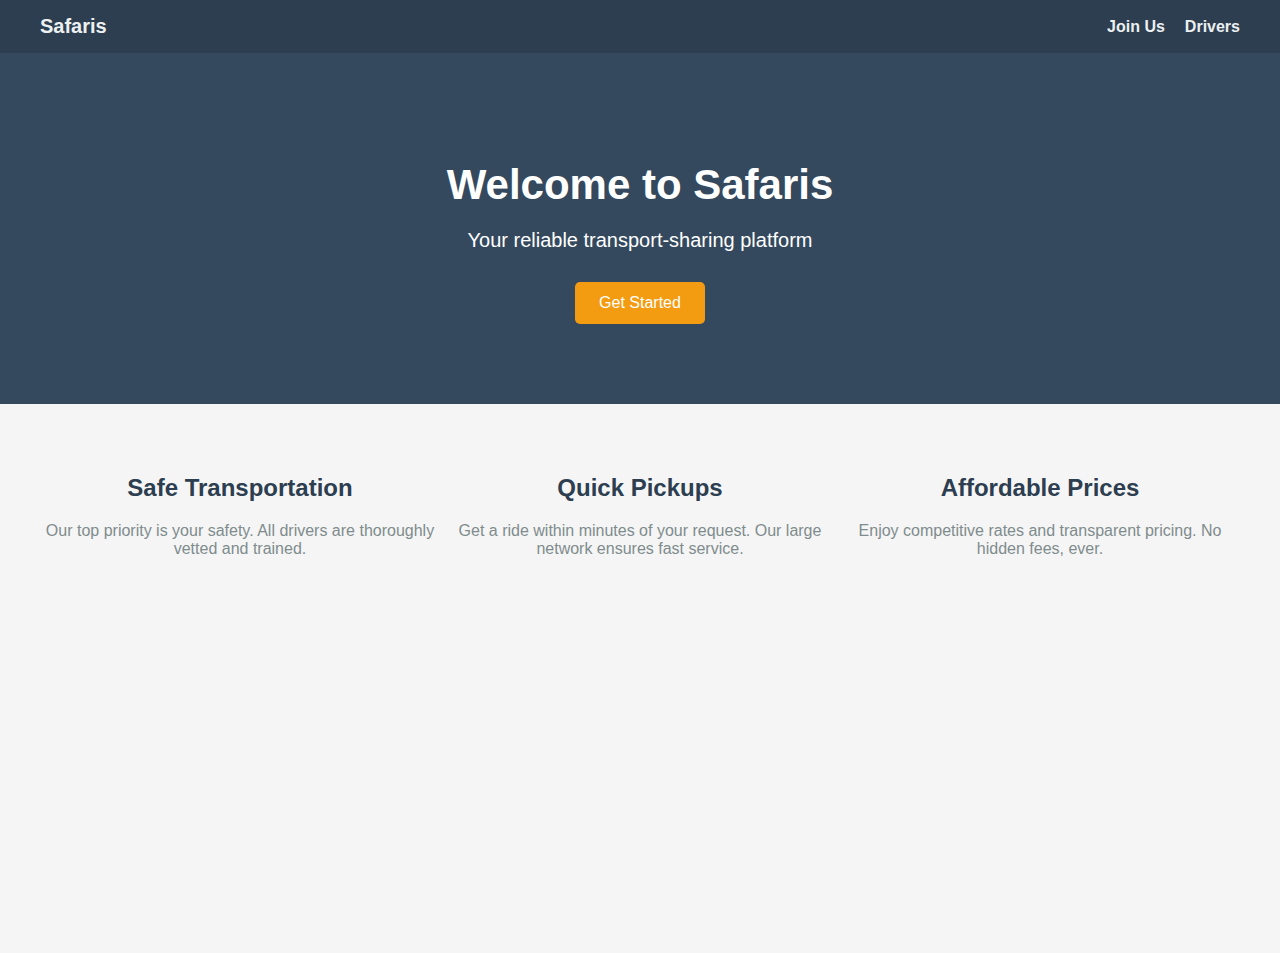
<file: templates/index.html>
<!DOCTYPE html>
<html lang="en">

<head>
    <meta charset="UTF-8">
    <meta name="viewport" content="width=device-width, initial-scale=1.0">
    <title>Safaris - Your Reliable Drive-Sharing Platform</title>
    <style>
        html, body {
            height: 100%;
            margin: 0;
            padding: 0;
            font-family: 'Segoe UI', Tahoma, Geneva, Verdana, sans-serif;
            background-color: #f5f5f5;
            color: #333;
        }

        .wrapper {
            display: flex;
            flex-direction: column;
            min-height: 100vh;
        }

        header {
            background-color: #2c3e50;
            color: white;
            padding: 15px 0;
        }

        nav {
            display: flex;
            justify-content: space-between;
            align-items: center;
            max-width: 1200px;
            margin: 0 auto;
            padding: 0 20px;
        }

        .brand {
            color: #ecf0f1;
            text-decoration: none;
            font-size: 20px;
            font-weight: bold;
        }

        .nav-links {
            list-style: none;
            display: flex;
            margin: 0;
            padding: 0;
        }

        .nav-links li {
            margin-left: 20px;
        }

        .nav-links a {
            color: #ecf0f1;
            text-decoration: none;
            font-size: 16px;
            font-weight: bold;
            transition: color 0.3s;
        }

        .nav-links a:hover {
            color: #f39c12;
        }

        .hero {
            background-color: #34495e;
            color: white;
            text-align: center;
            padding: 80px 20px;
        }

        .hero h1 {
            font-size: 42px;
            margin-bottom: 15px;
        }

        .hero p {
            font-size: 20px;
            margin-bottom: 30px;
        }

        .cta-button {
            display: inline-block;
            background-color: #f39c12;
            color: white;
            padding: 12px 24px;
            text-decoration: none;
            border-radius: 5px;
            font-size: 16px;
            transition: background-color 0.3s;
        }

        .cta-button:hover {
            background-color: #e67e22;
        }

        .features {
            display: flex;
            justify-content: space-around;
            flex-wrap: wrap;
            margin: 50px auto;
            max-width: 1200px;
            padding: 0 20px;
        }

        .feature {
            flex: 1 1 30%;
            text-align: center;
            margin-bottom: 30px;
        }

        .feature h3 {
            margin: 20px 0;
            color: #2c3e50;
            font-size: 24px;
        }

        .feature p {
            font-size: 16px;
            color: #7f8c8d;
        }
    </style>
</head>

<body>
    <header>
        <nav>
            <a href="index" class="brand">Safaris</a>
            <ul class="nav-links">
                <li><a href="joinus">Join Us</a></li>
                <li><a href="list">Drivers</a></li>
            </ul>
        </nav>
    </header>

    <main class="wrapper">
        <section class="hero">
            <h1>Welcome to Safaris</h1>
            <p>Your reliable transport-sharing platform</p>
            <a href="joinus" class="cta-button">Get Started</a>
        </section>

        <section class="features">
            <div class="feature">
                <h3>Safe Transportation</h3>
                <p>Our top priority is your safety. All drivers are thoroughly vetted and trained.</p>
            </div>
            <div class="feature">
                <h3>Quick Pickups</h3>
                <p>Get a ride within minutes of your request. Our large network ensures fast service.</p>
            </div>
            <div class="feature">
                <h3>Affordable Prices</h3>
                <p>Enjoy competitive rates and transparent pricing. No hidden fees, ever.</p>
            </div>
        </section>
    </main>
</body>

</html>
</file>
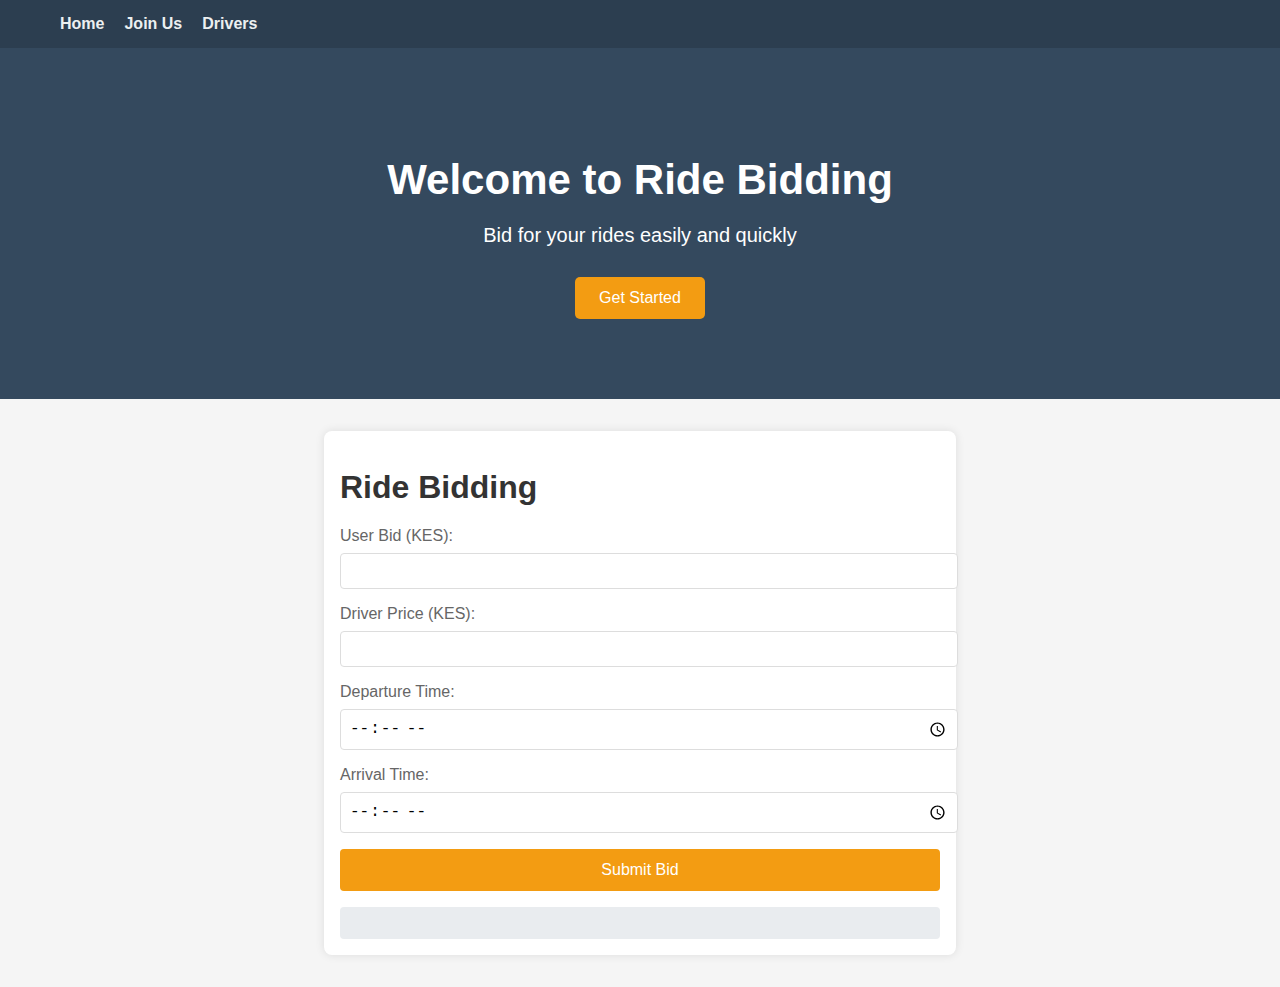
<file: templates/bid.html>
<!DOCTYPE html>
<html lang="en">

<head>
    <meta charset="UTF-8">
    <meta name="viewport" content="width=device-width, initial-scale=1.0">
    <title>Ride Bidding Platform</title>
    <style>
        html, body {
            height: 100%;
            margin: 0;
            padding: 0;
            font-family: 'Segoe UI', Tahoma, Geneva, Verdana, sans-serif;
            background-color: #f5f5f5;
            color: #333;
        }

        .wrapper {
            display: flex;
            flex-direction: column;
            min-height: 100vh;
        }

        header {
            background-color: #2c3e50;
            color: white;
            padding: 15px 0;
        }

        nav {
            display: flex;
            justify-content: space-between;
            align-items: center;
            max-width: 1200px;
            margin: 0 auto;
            padding: 0 20px;
        }

        .brand {
            color: #ecf0f1;
            text-decoration: none;
            font-size: 20px;
            font-weight: bold;
        }

        .nav-links {
            list-style: none;
            display: flex;
            margin: 0;
            padding: 0;
        }

        .nav-links li {
            margin-left: 20px;
        }

        .nav-links a {
            color: #ecf0f1;
            text-decoration: none;
            font-size: 16px;
            font-weight: bold;
            transition: color 0.3s;
        }

        .nav-links a:hover {
            color: #f39c12;
        }

        .hero {
            background-color: #34495e;
            color: white;
            text-align: center;
            padding: 80px 20px;
        }

        .hero h1 {
            font-size: 42px;
            margin-bottom: 15px;
        }

        .hero p {
            font-size: 20px;
            margin-bottom: 30px;
        }

        .cta-button {
            display: inline-block;
            background-color: #f39c12;
            color: white;
            padding: 12px 24px;
            text-decoration: none;
            border-radius: 5px;
            font-size: 16px;
            transition: background-color 0.3s;
        }

        .cta-button:hover {
            background-color: #e67e22;
        }

        .container {
            width: 90%;
            max-width: 600px;
            margin: 2rem auto;
            padding: 1rem;
            background-color: #fff;
            border-radius: 8px;
            box-shadow: 0 0 10px rgba(0,0,0,0.1);
        }

        .form-group {
            margin-bottom: 1rem;
        }

        label {
            display: block;
            margin-bottom: 0.5rem;
            color: #666;
        }

        input[type="number"],
        input[type="time"] {
            width: 100%;
            padding: 0.5rem;
            border: 1px solid #ddd;
            border-radius: 4px;
            font-size: 1rem;
        }

        button {
            display: block;
            width: 100%;
            padding: 0.75rem;
            background-color: #f39c12; /* Changed to a darker green */
            color: #fff;
            border: none;
            border-radius: 4px;
            font-size: 1rem;
            cursor: pointer;
            transition: background-color 0.3s ease;
        }

        button:hover {
            background-color: #f39c12; /* Darker shade for hover state */
        }

        .approval {
            margin-top: 1rem;
            padding: 1rem;
            background-color: #e9ecef;
            border-radius: 4px;
            text-align: center;
        }

        @media (max-width: 480px) {
            .container {
                width: 95%;
                padding: 0.5rem;
            }
        }
    </style>
</head>

<body>
    <header>
        <nav>
            <ul class="nav-links">
              <li><a href="index">Home</a></li>
              <li><a href="joinus">Join Us</a></li>
              <li><a href="list">Drivers</a></li>
            </ul>
        </nav>
    </header>

    <main class="wrapper">
        <section class="hero">
            <h1>Welcome to Ride Bidding</h1>
            <p>Bid for your rides easily and quickly</p>
            <a href="#" class="cta-button">Get Started</a>
        </section>

        <div class="container">
            <h1>Ride Bidding</h1>
            <form id="bidForm">
                <div class="form-group" action="bid">
                    <label for="userBid">User Bid (KES):</label>
                    <input type="number" id="userBid" name="userBid" step="1" required>
                </div>
                <div class="form-group">
                    <label for="driverPrice">Driver Price (KES):</label>
                    <input type="number" id="driverPrice" name="driverPrice" step="1" required>
                </div>
                <div class="form-group">
                    <label for="departureTime">Departure Time:</label>
                    <input type="time" id="departureTime" name="departureTime" required>
                </div>
                <div class="form-group">
                    <label for="arrivalTime">Arrival Time:</label>
                    <input type="time" id="arrivalTime" name="arrivalTime" required>
                </div>
                <button type="submit">Submit Bid</button>
            </form>
            <div id="approval" class="approval"></div>
        </div>
    </main>
</body>

</html>
</file>
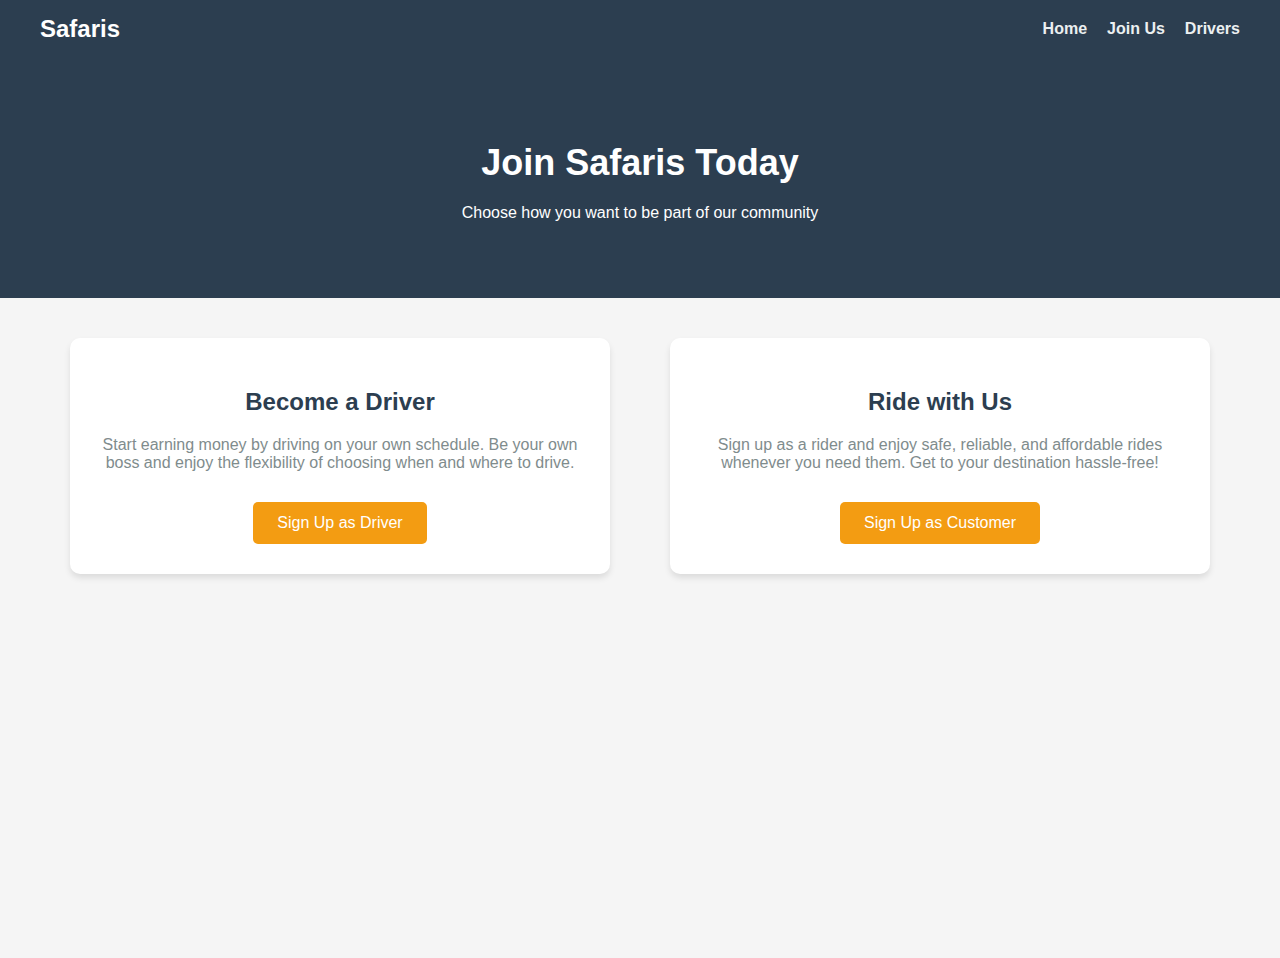
<file: templates/joinus.html>
<!DOCTYPE html>
<html lang="en">

<head>
    <meta charset="UTF-8">
    <meta name="viewport" content="width=device-width, initial-scale=1.0">
    <title>Join Us - Safaris</title>
    <style>
        html, body {
            height: 100%;
            margin: 0;
            padding: 0;
            font-family: 'Segoe UI', Tahoma, Geneva, Verdana, sans-serif;
            background-color: #f5f5f5;
            color: #333;
        }

        .wrapper {
            display: flex;
            flex-direction: column;
            min-height: 100vh;
        }

        header {
            background-color: #2c3e50;
            color: white;
            padding: 15px 0;
            text-align: center;
            box-shadow: 0 4px 6px rgba(0, 0, 0, 0.1);
        }

        nav {
            display: flex;
            justify-content: space-between;
            align-items: center;
            max-width: 1200px;
            margin: 0 auto;
            padding: 0 20px;
        }

        .logo a {
            color: white;
            text-decoration: none;
            font-size: 24px;
            font-weight: bold;
        }

        .nav-links {
            list-style: none;
            display: flex;
            margin: 0;
            padding: 0;
        }

        .nav-links li {
            margin-left: 20px;
        }

        .nav-links a {
            color: #ecf0f1;
            text-decoration: none;
            font-weight: bold;
            font-size: 16px;
            transition: color 0.3s;
        }

        .nav-links a:hover {
            color: #f39c12;
        }

        .hero {
            background-color: #2c3e50;
            color: white;
            text-align: center;
            padding: 60px 20px;
            margin-bottom: 20px;
        }

        .hero h1 {
            font-size: 36px;
            margin-bottom: 20px;
        }

        .options {
            display: flex;
            justify-content: space-around;
            flex-wrap: wrap;
            max-width: 1200px;
            margin: 0 auto;
            padding: 20px;
        }

        .option {
            background-color: white;
            border-radius: 10px;
            padding: 30px;
            text-align: center;
            width: 40%;
            box-shadow: 0 4px 6px rgba(0, 0, 0, 0.1);
            transition: transform 0.3s;
            margin-bottom: 20px;
        }

        .option:hover {
            transform: translateY(-10px);
        }

        .option h2 {
            color: #2c3e50;
            margin-bottom: 20px;
        }

        .option p {
            margin-bottom: 30px;
            color: #7f8c8d;
        }

        .join-button a {
            display: inline-block;
            background-color: #f39c12;
            color: white;
            padding: 12px 24px;
            text-decoration: none;
            border-radius: 5px;
            font-size: 16px;
            transition: background-color 0.3s;
        }

        .join-button a:hover {
            background-color: #e67e22;
        }

        footer {
            background-color: #333;
            color: white;
            text-align: center;
            padding: 20px 0;
            margin-top: 50px;
        }
    </style>
</head>

<body>
    <header>
        <div class="container">
            <nav>
                <div class="logo"><a href="index">Safaris</a></div>
                <ul class="nav-links">
                    <li><a href="index">Home</a></li>
                    <li><a href="joinus">Join Us</a></li>
                    <li><a href="list">Drivers</a></li>
                </ul>
            </nav>
        </div>
    </header>

    <main class="wrapper">
        <section class="hero">
            <div class="container">
                <h1>Join Safaris Today</h1>
                <p>Choose how you want to be part of our community</p>
            </div>
        </section>

        <section class="options">
            <div class="option">
                <h2>Become a Driver</h2>
                <p>Start earning money by driving on your own schedule. Be your own boss and enjoy the flexibility of choosing when and where to drive.</p>
                <div class="join-button"><a href="driver">Sign Up as Driver</a></div>
            </div>
            <div class="option">
                <h2>Ride with Us</h2>
                <p>Sign up as a rider and enjoy safe, reliable, and affordable rides whenever you need them. Get to your destination hassle-free!</p>
                <div class="join-button"><a href="user">Sign Up as Customer</a></div>
            </div>
        </section>
    </main>
</body>

</html>
</file>
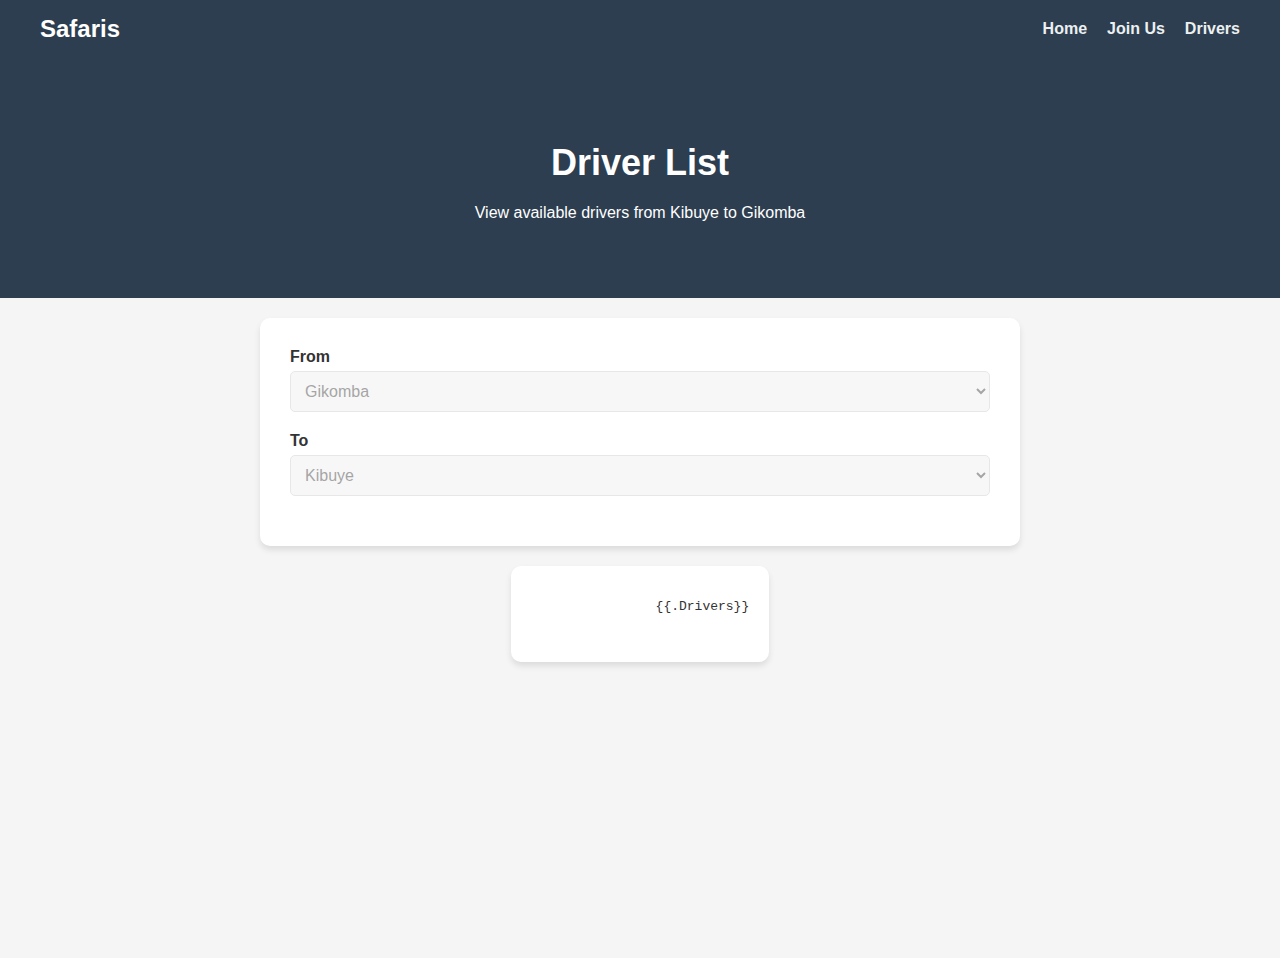
<file: templates/list.html>
<!DOCTYPE html>
<html lang="en">

<head>
    <meta charset="UTF-8">
    <meta name="viewport" content="width=device-width, initial-scale=1.0">
    <title>Driver List - Safaris</title>
    <style>
        html, body {
            height: 100%;
            margin: 0;
            padding: 0;
            font-family: 'Segoe UI', Tahoma, Geneva, Verdana, sans-serif;
            background-color: #f5f5f5;
            color: #333;
        }

        .wrapper {
            display: flex;
            flex-direction: column;
            min-height: 100vh;
        }

        header {
            background-color: #2c3e50;
            color: white;
            padding: 15px 0;
            text-align: center;
            box-shadow: 0 4px 6px rgba(0, 0, 0, 0.1);
        }

        nav {
            display: flex;
            justify-content: space-between;
            align-items: center;
            max-width: 1200px;
            margin: 0 auto;
            padding: 0 20px;
        }

        .logo a {
            color: white;
            text-decoration: none;
            font-size: 24px;
            font-weight: bold;
        }

        .nav-links {
            list-style: none;
            display: flex;
            margin: 0;
            padding: 0;
        }

        .nav-links li {
            margin-left: 20px;
        }

        .nav-links a {
            color: #ecf0f1;
            text-decoration: none;
            font-weight: bold;
            font-size: 16px;
            transition: color 0.3s;
        }

        .nav-links a:hover {
            color: #f39c12;
        }

        .hero {
            background-color: #2c3e50;
            color: white;
            text-align: center;
            padding: 60px 20px;
            margin-bottom: 20px;
        }

        .hero h1 {
            font-size: 36px;
            margin-bottom: 20px;
        }

        .form-container {
            background-color: white;
            border-radius: 10px;
            padding: 30px;
            margin-top: 50px;
            max-width: 700px;
            margin: 0 auto;
            box-shadow: 0 4px 6px rgba(0, 0, 0, 0.1);
        }

        .form-group {
            margin-bottom: 20px;
        }

        label {
            display: block;
            margin-bottom: 5px;
            font-weight: bold;
            color: #333;
        }

        .dropdown {
            width: 100%;
            padding: 10px;
            border: 1px solid #ddd;
            border-radius: 5px;
            font-size: 16px;
            box-sizing: border-box;
            background-color: #f5f5f5;
        }

        .table-container {
            max-width: 1200px;
            margin: 20px auto;
            padding: 20px;
            background-color: white;
            border-radius: 10px;
            box-shadow: 0 4px 6px rgba(0, 0, 0, 0.1);
        }

        table {
            width: 100%;
            border-collapse: collapse;
        }

        th, td {
            padding: 15px;
            text-align: left;
            border-bottom: 1px solid #ddd;
        }

        th {
            background-color: #2c3e50;
            color: white;
        }

        tr:hover {
            background-color: #f1f1f1;
        }

        footer {
            background-color: #333;
            color: white;
            text-align: center;
            padding: 20px 0;
            margin-top: auto;
        }
    </style>
</head>

<body>
    <header>
        <div class="container">
            <nav>
                <div class="logo"><a href="index">Safaris</a></div>
                <ul class="nav-links">
                    <li><a href="index">Home</a></li>
                    <li><a href="joinus">Join Us</a></li>
                    <li><a href="list">Drivers</a></li>
                </ul>
            </nav>
        </div>
    </header>

    <main class="wrapper">
        <section class="hero">
            <div class="container">
                <h1>Driver List</h1>
                <p>View available drivers from Kibuye to Gikomba</p>
            </div>
        </section>

        <section class="container">
            <div class="form-container">
                <form id="journey-form">
                    <div class="form-group">
                        <label for="from">From</label>
                        <select id="from" class="dropdown" disabled>
                            <option value="Gikomba" selected>Gikomba</option>
                        </select>
                    </div>
                    <div class="form-group">
                        <label for="to">To</label>
                        <select id="to" class="dropdown" disabled>
                            <option value="Kibuye" selected>Kibuye</option>
                        </select>
                    </div>
                </form>
            </div>
        </section>

        <section class="table-container">
            <pre>
                {{.Drivers}}
            </pre>
        </section>
    </main>
</body>

</html>
</file>
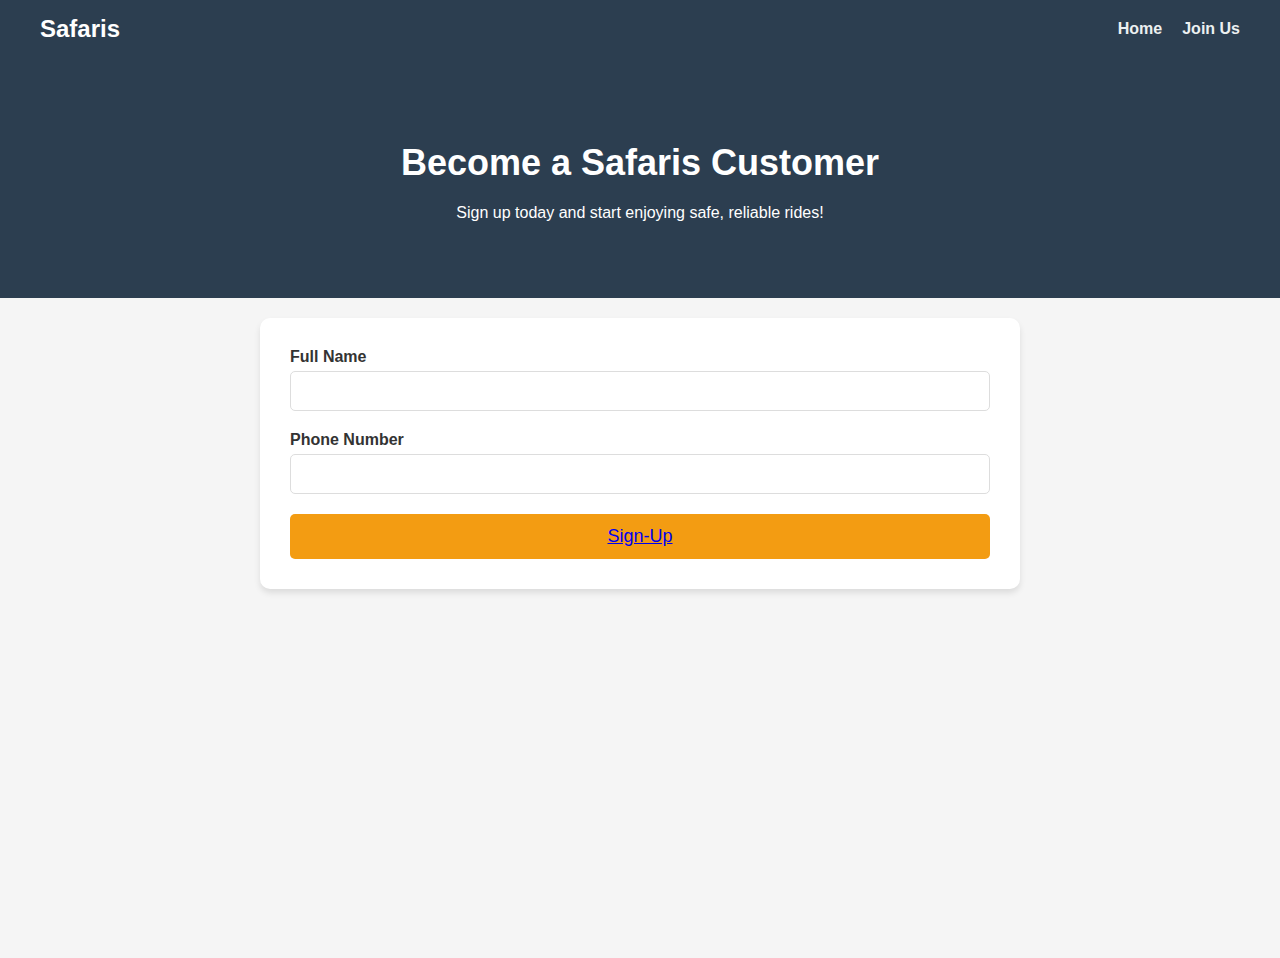
<file: templates/user.html>
<!DOCTYPE html>
<html lang="en">

<head>
    <meta charset="UTF-8">
    <meta name="viewport" content="width=device-width, initial-scale=1.0">
    <title>Become a Customer to Safaris</title>
    <style>
        html, body {
            height: 100%;
            margin: 0;
            padding: 0;
            font-family: 'Segoe UI', Tahoma, Geneva, Verdana, sans-serif;
            background-color: #f5f5f5;
            color: #333;
        }

        .wrapper {
            display: flex;
            flex-direction: column;
            min-height: 100vh;
        }

        header {
            background-color: #2c3e50;
            color: white;
            padding: 15px 0;
            text-align: center;
            box-shadow: 0 4px 6px rgba(0, 0, 0, 0.1);
        }

        nav {
            display: flex;
            justify-content: space-between;
            align-items: center;
            max-width: 1200px;
            margin: 0 auto;
            padding: 0 20px;
        }

        .logo a {
            color: white;
            text-decoration: none;
            font-size: 24px;
            font-weight: bold;
        }

        .nav-links {
            list-style: none;
            display: flex;
            margin: 0;
            padding: 0;
        }

        .nav-links li {
            margin-left: 20px;
        }

        .nav-links a {
            color: #ecf0f1;
            text-decoration: none;
            font-weight: bold;
            font-size: 16px;
            transition: color 0.3s;
        }

        .nav-links a:hover {
            color: #f39c12;
        }

        .hero {
            background-color: #2c3e50;
            color: white;
            text-align: center;
            padding: 60px 20px;
            margin-bottom: 20px;
        }

        .hero h1 {
            font-size: 36px;
            margin-bottom: 20px;
        }

        .form-container {
            background-color: white;
            border-radius: 10px;
            padding: 30px;
            margin-top: 50px;
            max-width: 700px;
            margin: 0 auto;
            box-shadow: 0 4px 6px rgba(0, 0, 0, 0.1);
        }

        .form-group {
            margin-bottom: 20px;
        }

        label {
            display: block;
            margin-bottom: 5px;
            font-weight: bold;
            color: #333;
        }

        input[type="text"],
        input[type="tel"],
        input[type="email"] {
            width: 100%;
            padding: 10px;
            border: 1px solid #ddd;
            border-radius: 5px;
            font-size: 16px;
            box-sizing: border-box;
        }

        .submit-button {
            background-color: #f39c12;
            color: white;
            padding: 12px 24px;
            border: none;
            border-radius: 5px;
            font-size: 18px;
            cursor: pointer;
            transition: background-color 0.3s;
            width: 100%;
            text-align: center;
        }

        .submit-button:hover {
            background-color: #e67e22;
        }

        footer {
            background-color: #333;
            color: white;
            text-align: center;
            padding: 20px 0;
            margin-top: auto;
        }
    </style>
</head>

<body>
    <header>
        <div class="container">
            <nav>
                <div class="logo"><a href="index">Safaris</a></div>
                <ul class="nav-links">
                    <li><a href="index">Home</a></li>
                    <li><a href="joinus">Join Us</a></li>
                </ul>
            </nav>
        </div>
    </header>

    <main class="wrapper">
        <section class="hero">
            <div class="container">
                <h1>Become a Safaris Customer</h1>
                <p>Sign up today and start enjoying safe, reliable rides!</p>
            </div>
        </section>

        <section class="container">
            <div class="form-container">
                <form id="rider-form">
                    <div class="form-group">
                        <label for="full-name">Full Name</label>
                        <input type="text" id="full-name" name="full-name" required>
                    </div>
                    <div class="form-group">
                        <label for="phone">Phone Number</label>
                        <input type="tel" id="phone" name="phone" required>
                    </div>
                    <button type="submit" class="submit-button"><a href="bid">Sign-Up</a></button>
                </form>
            </div>
        </section>
    </main>

</body>

</html>
</file>
